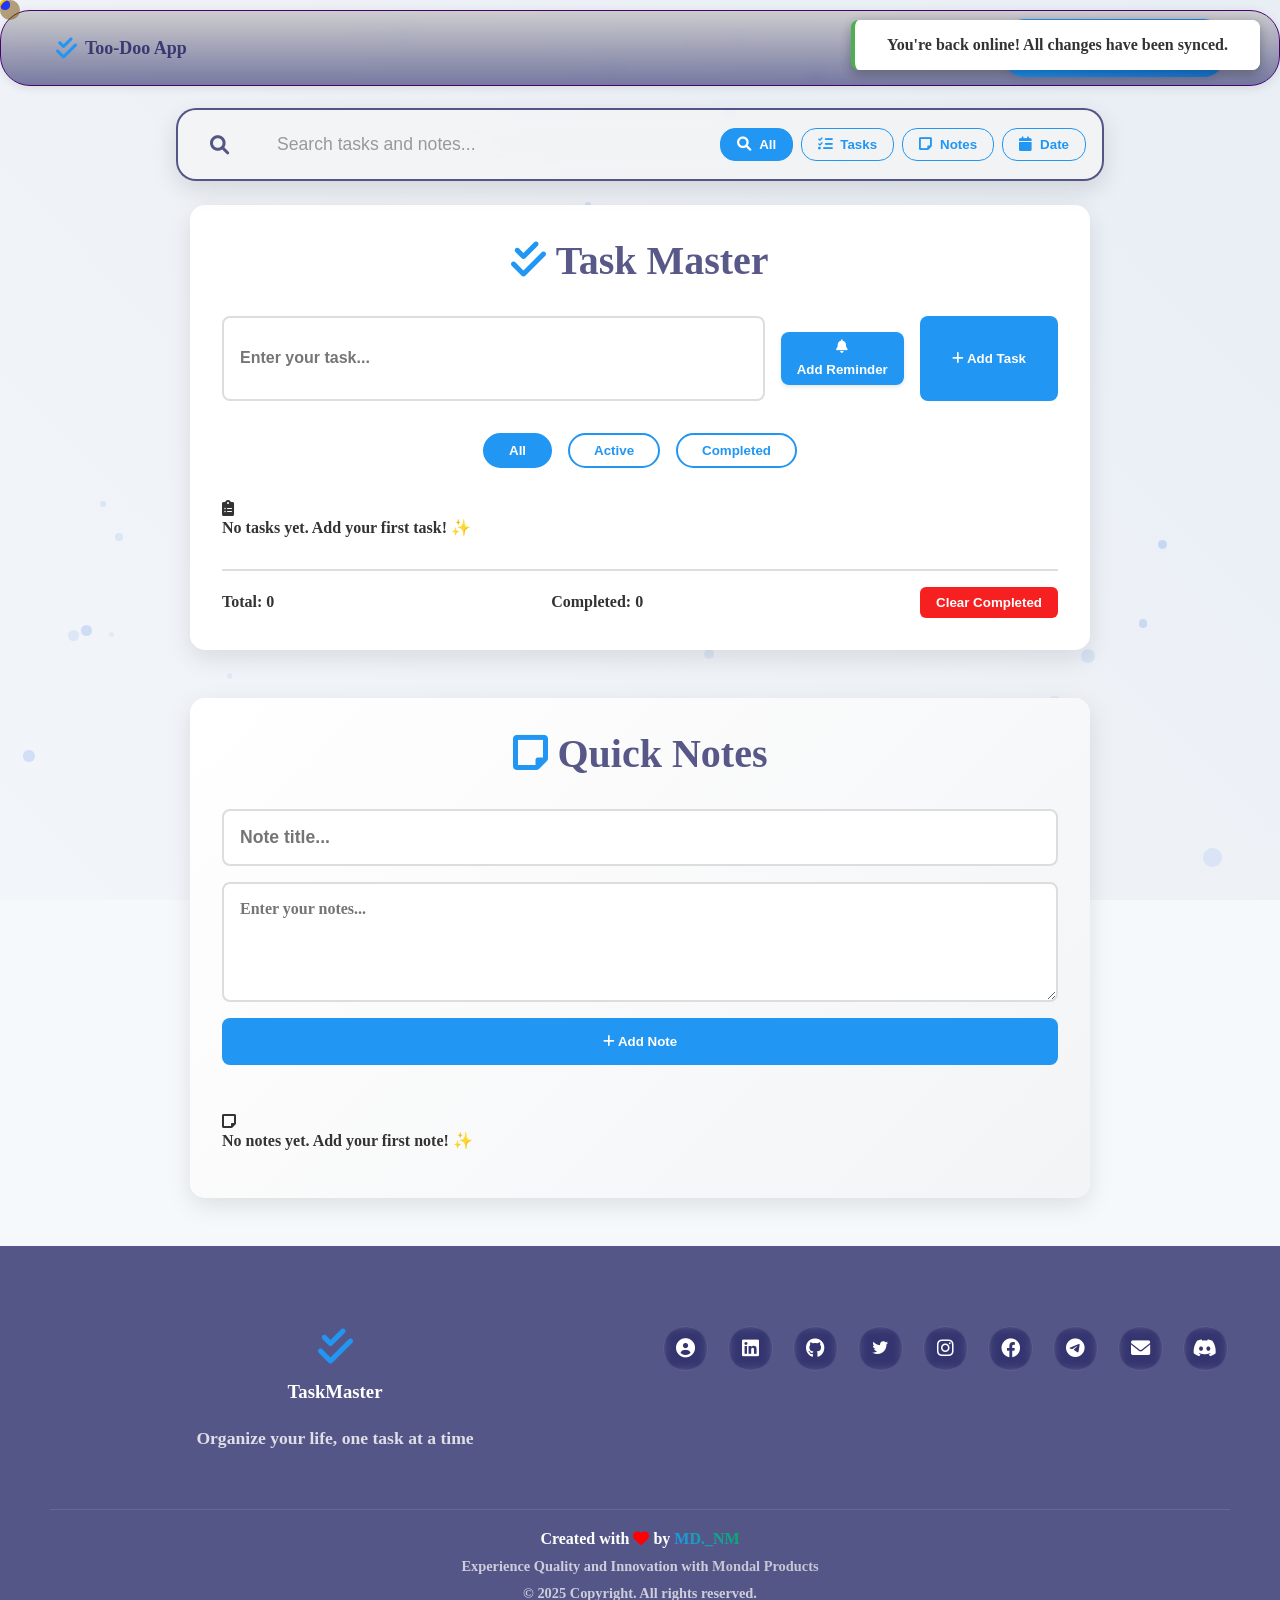
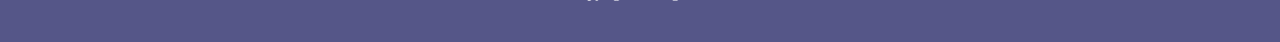
<file: index.html>
<!DOCTYPE html>
<html lang="en">

<!-- HEAD SECTION START -->

<head>
    <!-- Character encoding and responsive viewport setup -->
    <meta charset="UTF-8">
    <meta name="viewport" content="width=device-width, initial-scale=1.0">

    <!-- SEO Meta Tags -->
    <meta name="description"
        content="A powerful and intuitive Too-Doo App by MD._NM. Manage your tasks efficiently with features like task filtering, persistence, and more.">
    <meta name="keywords"
        content="Too-Doo App | A Quality Product from Mondal Products, task management, productivity tool, MD._NM">
    <meta name="developer" content="MD. NAYAJ MONDAL">
    <meta name="robots" content="index, follow">
    <meta name="permissions-policy" content="geolocation=*, notifications=*">

    <!-- Open Graph Meta Tags for Social Media -->
    <meta property="og:title" content="Too-Doo App | A Quality Product from Mondal Products">
    <meta property="og:description" content="Manage your tasks efficiently with this powerful Too-Doo App">
    <meta property="og:type" content="website">
    <meta name="theme-color" content="#2196f3">

    <!-- Page Title -->
    <title>Too-Doo App | A Quality Product from Mondal Products</title>

    <!-- External Resources -->
    <!-- Favicon -->
    <link rel="icon" href="assets/favicon.jpg" type="image/jpg">
    <!-- Font Awesome Icons -->
    <link rel="stylesheet" href="https://cdnjs.cloudflare.com/ajax/libs/font-awesome/6.0.0/css/all.min.css">
    <!-- Boxicons -->
    <link href='https://cdn.jsdelivr.net/npm/boxicons@2.0.5/css/boxicons.min.css' rel='stylesheet'>
    <!-- Custom Styles -->
    <link rel="stylesheet" href="styles.css">
</head>
<!-- HEAD SECTION END -->

<!-- BODY SECTION START -->

<body>
    <!-- Background Animation Container -->
    <div class="background-animation">
        <div class="gradient-bg"></div>
        <div class="particles">
            <!-- Particles will be added by JavaScript -->
        </div>
    </div>

    <!-- Navigation Bar -->
    <nav class="navbar">
        <div class="nav-content">
            <!-- App Logo and Title -->
            <div class="nav-logo">
                <i class="fas fa-check-double"></i>
                <span class="spans"><b>Too-Doo App</b></span>
            </div>
            <!-- Digital Clock Display -->
            <div class="nav-clock">
                <div class="clock-container">
                    <div id="clock"></div>
                    <div id="date"></div>
                </div>
            </div>
        </div>
    </nav>

    <!-- Search Bar Section -->
    <div class="search-section">
        <div class="search-container">
            <div class="search-wrapper">
                <div class="search-icon">
                    <i class="fas fa-search"></i>
                </div>
                <input type="text" id="searchInput" placeholder="Search tasks and notes..."
                    aria-label="Search tasks and notes">
                <div class="search-filters">
                    <button class="search-filter-btn active" data-filter="all">
                        <i class="fas fa-search"></i>
                        <p>All</p>
                    </button>
                    <button class="search-filter-btn" data-filter="tasks">
                        <i class="fas fa-tasks"></i>
                        <p>Tasks</p>
                    </button>
                    <button class="search-filter-btn" data-filter="notes">
                        <i class="fas fa-sticky-note"></i>
                        <p>Notes</p>
                    </button>
                    <button class="search-filter-btn" data-filter="date">
                        <i class="fas fa-calendar"></i>
                        <p>Date</p>
                    </button>
                </div>
            </div>
            <div id="searchResults" class="search-results"></div>
        </div>
    </div>

    <!-- Main Container -->
    <div class="main">
        <div class="container">
            <!-- App Header -->
            <header>
                <h1><i class="fas fa-check-double"></i> <span>Task Master</span></h1>
            </header>

            <!-- Task Input Section -->
            <div class="add-task-container">
                <input type="text" id="taskInput" placeholder="Enter your task..." aria-label="Enter task">
                <button id="addTask" class="btn-add">
                    <i class="fas fa-plus"></i> Add Task
                </button>
            </div>

            <!-- Task Filter Buttons -->
            <div class="filters">
                <button class="filter-btn active" data-filter="all">All</button>
                <button class="filter-btn" data-filter="active">Active</button>
                <button class="filter-btn" data-filter="completed">Completed</button>
            </div>

            <!-- Tasks List Container -->
            <div class="tasks-container">
                <ul id="tasksList" aria-label="Tasks list"></ul>
            </div>

            <!-- Task Statistics Section -->
            <div class="stats">
                <span id="totalTasks">Total: 0</span>
                <span id="completedTasks">Completed: 0</span>
                <button id="clearCompleted" class="btn-clear">Clear Completed</button>
            </div>
        </div>

        <!-- Note Taking Section -->
        <div class="container notes-container">
            <header>
                <h1><i class="fas fa-sticky-note"></i> <span>Quick Notes</span></h1>
            </header>

            <!-- Note Input Section -->
            <div class="add-note-container">
                <input type="text" id="noteTitle" placeholder="Note title..." aria-label="Enter note title">
                <textarea id="noteContent" placeholder="Enter your notes..." aria-label="Enter note content"></textarea>
                <button id="addNote" class="btn-add">
                    <i class="fas fa-plus"></i> Add Note
                </button>
            </div>

            <!-- Notes Display Section -->
            <div class="notes-grid" id="notesGrid">
                <!-- Notes will be dynamically added here -->
            </div>
        </div>
    </div>
    <!-- Footer Section -->
    <footer class="footer">
        <!-- Animated Wave Background -->
        <div class="footer-waves">
            <div class="wave" id="wave1"></div>
            <div class="wave" id="wave2"></div>
            <div class="wave" id="wave3"></div>
            <div class="wave" id="wave4"></div>
        </div>

        <!-- Footer Content -->
        <div class="footer-content">
            <!-- Brand Section -->
            <div class="footer-section">
                <div class="footer-brand">
                    <i class="fas fa-check-double footer-logo"></i>
                    <h3>TaskMaster</h3>
                    <p class="footer-slogan">Organize your life, one task at a time</p>
                </div>
            </div>

            <!-- Social Media Links -->
            <div class="footer-section">
                <div class="social-links">
                    <!-- Portfolio Website -->
                    <a href="https://my-portfolio-website-eight-pi.vercel.app/" target="_blank"
                        rel="noopener noreferrer" class="social-btn" title="Visit Portfolio">
                        <i class=" fa-solid fa-circle-user"></i>
                    </a>
                    <!-- LinkedIn -->
                    <a href="https://www.linkedin.com/in/md-nayaj-mondal" target="_blank" rel="noopener noreferrer"
                        class="social-btn" title="Visit LinkedIn">
                        <i class=" fab fa-linkedin"></i>
                    </a>
                    <!-- GitHub -->
                    <a href="https://github.com/mdnm18" target="_blank" rel="noopener noreferrer" class="social-btn"
                        title="Visit GitHub">
                        <i class=" fab fa-github"></i>
                    </a>
                    <!-- Twitter -->
                    <a href="https://x.com/MD_N_M_18" target="_blank" rel="noopener noreferrer" class="social-btn"
                        title="Visit X">
                        <i class="bx bxl-twitter"></i>
                    </a>

                    <a href=" https://www.instagram.com/md._n.m._india_18" target="_blank" rel="noopener noreferrer"
                        class="social-btn" title="Visit Instagram">
                        <i class=" fab fa-instagram"></i>
                    </a>
                    <!-- Facebook -->
                    <a href="https://www.facebook.com/mdnayaj.mondal" target="_blank" rel="noopener noreferrer"
                        class="social-btn" title="Visit Facebook">
                        <i class=" fab fa-facebook"></i>
                    </a>
                    <!-- Telegram -->
                    <a href="https://www.t.me/Md_NM_18_indian" target="_blank" rel="noopener noreferrer"
                        class="social-btn" title="Visit Telegram">
                        <i class=" fab fa-telegram"></i>
                    </a>
                    <!-- Email -->
                    <a href="mailto:md.n.m.pius18@gmail.com" class="social-btn" title="Visit Email Id">
                        <i class=" fas fa-envelope"></i>
                    </a>
                    <!-- Discord -->
                    <a href="https://www.discordapp.com/users/1241062535994806393" target="_blank"
                        rel="noopener noreferrer" class="social-btn" title="Visit Discord">
                        <i class=" fab fa-discord"></i>
                    </a>
                </div>
            </div>
        </div>

        <!-- Footer Copyright Section -->
        <div class="footer-bottom">
            <p>Created with <i class="fas fa-heart heart-icon"></i> by <span class="author-name">MD._NM</span></p>
            <p class="copyright">Experience Quality and Innovation with<a href="https://mondal-products.vercel.app/"
                    target="_blank" rel="noopener noreferrer"> Mondal Products </a></p>
            <p class="copyright">© 2025 Copyright. All rights reserved.</p>
        </div>
    </footer>

    <!-- JavaScript File -->
    <script src="app.js"></script>
</body>
<!-- BODY SECTION END -->

</html>
</file>
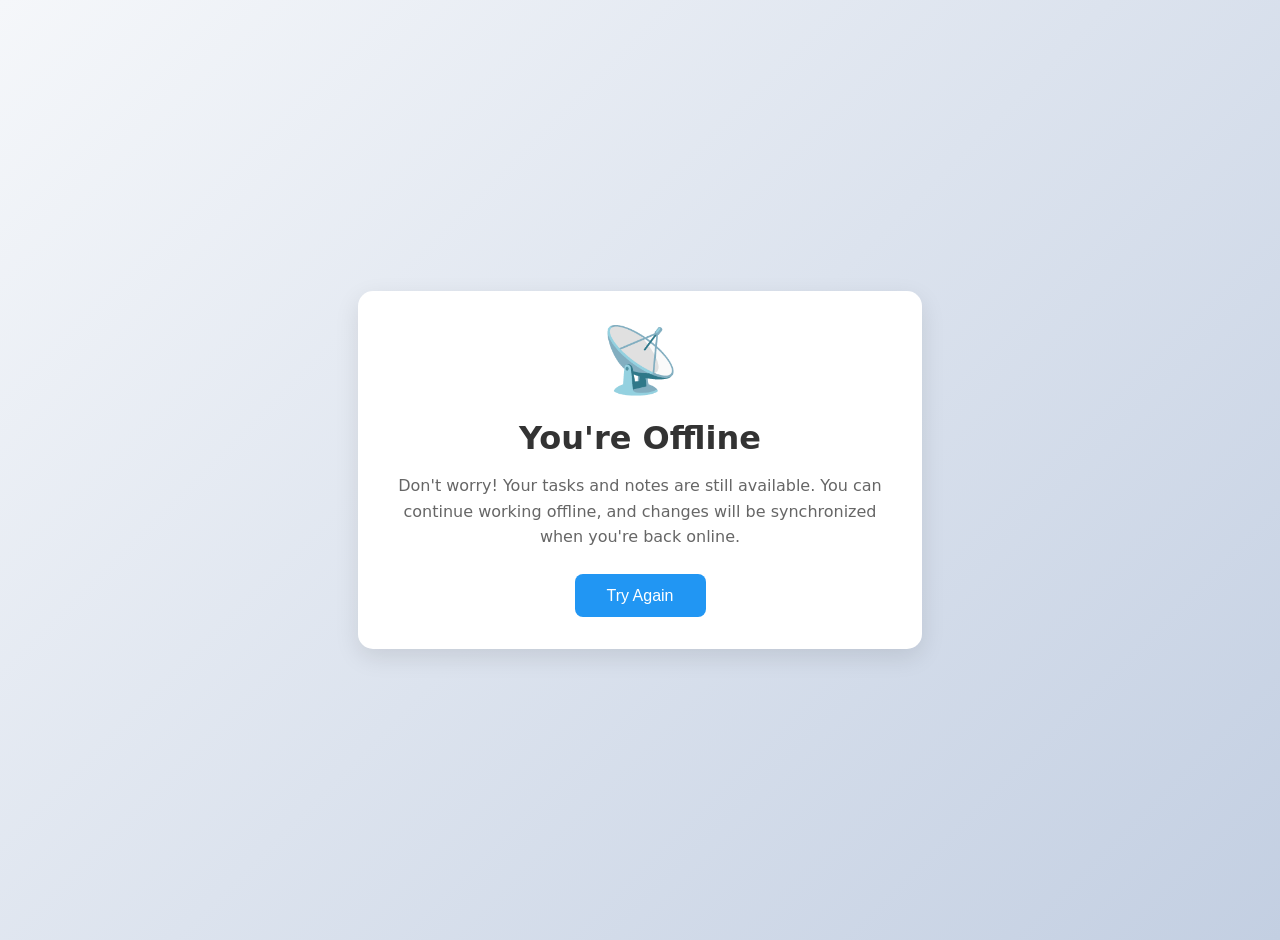
<file: offline.html>
<!DOCTYPE html>
<html lang="en">

<head>
    <meta charset="UTF-8">
    <meta name="viewport" content="width=device-width, initial-scale=1.0">
    <title>Offline - Todo App</title>
    <style>
        body {
            font-family: system-ui, -apple-system, BlinkMacSystemFont, sans-serif;
            display: flex;
            flex-direction: column;
            align-items: center;
            justify-content: center;
            min-height: 100vh;
            margin: 0;
            background: linear-gradient(135deg, #f5f7fa 0%, #c3cfe2 100%);
            color: #333;
            text-align: center;
            padding: 20px;
        }

        .offline-container {
            background: white;
            padding: 2rem;
            border-radius: 15px;
            box-shadow: 0 8px 24px rgba(0, 0, 0, 0.1);
            max-width: 500px;
            width: 90%;
        }

        .icon {
            font-size: 4rem;
            color: #2196f3;
            margin-bottom: 1rem;
        }

        h1 {
            color: #333;
            margin-bottom: 1rem;
        }

        p {
            color: #666;
            line-height: 1.6;
            margin-bottom: 1.5rem;
        }

        .retry-btn {
            padding: 0.8rem 2rem;
            background-color: #2196f3;
            color: white;
            border: none;
            border-radius: 8px;
            cursor: pointer;
            font-size: 1rem;
            transition: background-color 0.3s ease;
        }

        .retry-btn:hover {
            background-color: #1976d2;
        }
    </style>
</head>

<body>
    <div class="offline-container">
        <div class="icon">📡</div>
        <h1>You're Offline</h1>
        <p>Don't worry! Your tasks and notes are still available. You can continue working offline, and changes will be
            synchronized when you're back online.</p>
        <button class="retry-btn" onclick="window.location.reload()">
            Try Again
        </button>
    </div>
</body>

</html>
</file>
<file: styles.css>
/* Theme Variables */
:root {
  --primary-color: #2196f3;
  --secondary-color: #1976d2;
  --text-color: #333;
  --light-gray: #f5f5f5;
  --border-color: #ddd;
  --footer-bg: #1a1a1a;
  --footer-text: #ffffff;

  /* Light Theme Colors */
  --light-gradient-1: #f6f9fc;
  --light-gradient-2: #eef2f7;
  --light-gradient-3: #e3eaf3;
  --light-particle: rgb(100, 149, 237);

  /* Dark Theme Colors */
  --dark-gradient-1: #f6f9fc;
  --dark-gradient-2: #eef2f7;
  --dark-gradient-3: #e3eaf3;
  --dark-particle: rgb(123, 137, 251);

  /* Animation Settings */
  --gradient-angle: 45deg;
  --animation-duration: 15s;
}

* {
  margin: 0;
  padding: 0;
  box-sizing: border-box;
}

a {
  text-decoration: none;
  color: whitesmoke;
}

body {
  font-family: Cambria, Cochin, Georgia, Times, "Times New Roman", system-ui,
    -apple-system, BlinkMacSystemFont, serif;
  background: linear-gradient(135deg, #f5f7fa 0%, #c3cfe2 100%);
  min-height: 100vh;
  color: var(--text-color);
  display: flex;
  flex-direction: column;
  font-weight: 600;
  margin: 0;
  min-height: 100vh;
  position: relative;
  overflow-x: hidden;
  background: var(--light-gradient-1);
}

/* Animated Background Container */
.background-animation {
  position: fixed;
  top: 0;
  left: 0;
  right: 0;
  bottom: 0;
  z-index: -1;
  overflow: hidden;
}

/* Gradient Background */
.gradient-bg {
  position: absolute;
  width: 200%;
  height: 200%;
  top: -50%;
  left: -50%;
  background: linear-gradient(
    var(--gradient-angle),
    var(--light-gradient-1),
    var(--light-gradient-2),
    var(--light-gradient-3)
  );
  animation: gradient-rotation var(--animation-duration) ease-in-out infinite;
}

/* Floating Particles */
.particles {
  position: absolute;
  width: 100%;
  height: 100%;
}

.particle {
  position: absolute;
  background: var(--light-particle);
  border-radius: 50%;
  pointer-events: none;
}

/* Generate 50 particles with random positions and sizes */
@for $i from 1 through 50 {
  .particle:nth-child(#{$i}) {
    width: #{random(20)}px;
    height: #{random(20)}px;
    left: #{random(100)}%;
    top: #{random(100)}%;
    animation: float-#{$i} #{random(10) + 5}s ease-in-out infinite;
    opacity: #{random(100) / 100};
  }
}

/* Dark Theme */
@media (prefers-color-scheme: dark) {
  body {
    background: var(--dark-gradient-1);
  }

  .gradient-bg {
    background: linear-gradient(
      var(--gradient-angle),
      var(--dark-gradient-1),
      var(--dark-gradient-2),
      var(--dark-gradient-3)
    );
  }

  .particle {
    background: var(--dark-particle);
  }
}

/* Animations */
@keyframes gradient-rotation {
  0% {
    transform: rotate(0deg);
  }
  50% {
    transform: rotate(180deg);
  }
  100% {
    transform: rotate(360deg);
  }
}

@keyframes float {
  0%,
  100% {
    transform: translateY(0) translateX(0);
  }
  50% {
    transform: translateY(-20px) translateX(10px);
  }
}

/* Add smooth transition for theme changes */
body,
.gradient-bg,
.particle {
  transition: background 0.5s ease, background-color 0.5s ease;
}

/* Reduced Motion Preference */
@media (prefers-reduced-motion: reduce) {
  .gradient-bg {
    animation: none;
  }
  .particle {
    animation: none;
  }
}

/* Navbar Styles */
.navbar {
  background: linear-gradient(
    to bottom,
    rgba(191, 189, 189, 0.7),
    rgba(1, 1, 75, 0.5)
  );
  -webkit-backdrop-filter: blur(8px);
  backdrop-filter: blur(8px);
  box-shadow: 0 2px 10px rgba(0, 0, 0, 0.1);
  padding: 0.5rem 0;
  position: sticky;
  top: 10px;
  right: 10px;
  left: 10px;
  z-index: 1000;
  border-radius: 30px;
  border: 1px solid rgb(72, 3, 113);
}

.nav-content {
  max-width: 1200px;
  margin: 0 auto;
  padding: 0 1rem;
  display: flex;
  justify-content: space-between;
  align-items: center;
}

.nav-logo {
  display: flex;
  align-items: center;
  gap: 0.5rem;
  font-size: 1.5rem;
  color: var(--primary-color);
}

.nav-subtitle {
  font-size: 1rem;
  color: var(--text-color);
  opacity: 0.8;
  margin-left: 0.5rem;
}

.nav-clock {
  text-align: center;
  animation: fadeIn 0.5s ease-out;
}

.clock-container {
  background: linear-gradient(
    135deg,
    var(--primary-color),
    var(--secondary-color)
  );
  padding: 0.5rem 1.5rem;
  border-radius: 20px;
  color: white;
  box-shadow: 0 2px 10px rgba(0, 0, 0, 0.1);
  transition: transform 0.3s ease;
}

.clock-container:hover {
  transform: translateY(-2px);
}

#clock {
  font-size: 1.2rem;
  font-weight: bold;
  margin-bottom: 0.2rem;
}

#date {
  font-size: 0.9rem;
  opacity: 0.9;
}

@keyframes fadeIn {
  from {
    opacity: 0;
    transform: translateY(-10px);
  }
  to {
    opacity: 1;
    transform: translateY(0);
  }
}

/* Responsive Design Updates */
@media (max-width: 768px) {
  .nav-content {
    flex-direction: row;
    gap: 1rem;
    padding: 0.5rem;
  }

  .nav-clock {
    width: auto;
  }

  .clock-container {
    padding: 0.3rem 0.5rem;
  }

  #clock {
    font-size: 1rem;
  }

  #date {
    font-size: 0.8rem;
  }
}

/* Search Section Styles */
.search-section {
  width: 75%;
  margin: 2rem auto 1rem auto;
  padding: 0 1rem;
}

.search-container {
  position: relative;
  width: 100%;
}

.search-wrapper {
  background: rgba(245, 245, 245, 0.651);
  border-radius: 20px;
  border: 2px solid #01014ba7;
  padding: 0.5rem;
  box-shadow: 0 8px 24px rgba(0, 0, 0, 0.12);
  -webkit-backdrop-filter: blur(10px);
  backdrop-filter: blur(10px);
  display: flex;
  align-items: center;
  transition: all 0.3s ease;
}

.search-wrapper:focus-within {
  transform: translateY(-2px);
  box-shadow: 0 12px 28px rgba(0, 0, 0, 0.15);
  border-color: var(--primary-color);
}

#searchInput {
  flex: 1;
  padding: 1rem 1.5rem;
  border: none;
  background: transparent;
  font-size: 1.1rem;
  color: var(--text-color);
  font-weight: 600;
}

#searchInput:focus {
  outline: none;
}

#searchInput::placeholder {
  color: #999;
  font-weight: 500;
}

.search-icon {
  padding: 0 1.5rem;
  color: #01014ba7;
  font-size: 1.2rem;
  display: flex;
  align-items: center;
}

.search-filters {
  display: flex;
  gap: 0.5rem;
  padding: 0 0.5rem;
}

.search-filter-btn {
  background: transparent;
  border: 1px solid var(--primary-color);
  color: var(--primary-color);
  padding: 0.5rem 1rem;
  border-radius: 15px;
  cursor: pointer;
  transition: all 0.3s ease;
  font-weight: 600;
  display: flex;
  align-items: center;
  gap: 0.5rem;
}

.search-filter-btn:hover,
.search-filter-btn.active {
  background: var(--primary-color);
  color: white;
}

.search-filter-btn i {
  font-size: 0.9rem;
}

.search-results {
  position: absolute;
  top: calc(100% + 0.5rem);
  left: 0;
  right: 0;
  background: white;
  border-radius: 15px;
  box-shadow: 0 8px 24px rgba(0, 0, 0, 0.12);
  max-height: 0;
  overflow: hidden;
  transition: all 0.3s ease;
  z-index: 1000;
}

.search-results.active {
  max-height: 300px;
  padding: 1rem;
  overflow-y: auto;
}

.search-result-item {
  padding: 0.8rem;
  border-radius: 10px;
  margin-bottom: 0.5rem;
  cursor: pointer;
  transition: all 0.2s ease;
  display: flex;
  align-items: center;
  gap: 1rem;
}

.search-result-item:hover {
  background: var(--light-gray);
}

.search-result-item i {
  color: var(--primary-color);
}

/* Responsive Design */
@media (max-width: 1230px) {
  .search-filters > button > p {
    display: none;
  }

  .search-section {
    width: 85%;
  }
}

@media (max-width: 768px) {
  .search-section {
    width: 100%;
    margin: 2rem auto 0 auto;
  }

  .search-wrapper {
    flex-direction: column;
    gap: 1rem;
    padding: 0.5rem;
  }

  .search-filters {
    width: 100%;
    overflow-x: auto;
    padding: 0.3rem 0;
  }

  .search-filters > .search-filter-btn {
    display: flex;
    justify-content: center;
    flex-grow: 1;
    gap: 10px;
  }

  .search-filter-btn {
    white-space: nowrap;
  }

  #searchInput {
    right: 2rem;
    width: 75%;
    padding: 0.5rem;
  }

  .search-icon {
    position: absolute;
    left: 0rem;
    top: 1rem;
  }
}

.result-title {
  font-weight: 600;
  color: var(--text-color);
}

.result-preview {
  font-size: 0.9rem;
  color: #666;
  margin-top: 0.2rem;
}

.result-meta {
  display: block;
  margin-top: 0.3rem;
  color: #888;
}

.result-type {
  color: var(--primary-color);
  font-weight: 600;
}

/* Highlight animation for found items */
@keyframes highlight-pulse {
  0% {
    background-color: rgba(33, 150, 243, 0.1);
  }
  50% {
    background-color: rgba(33, 150, 243, 0.2);
  }
  100% {
    background-color: rgba(33, 150, 243, 0);
  }
}

.highlight {
  animation: highlight-pulse 2s ease-out;
}

.search-result-item {
  border-left: 3px solid transparent;
  transition: all 0.2s ease;
}

.search-result-item:hover {
  border-left-color: var(--primary-color);
  padding-left: 1rem;
}

/* Main Content Styles */
.container {
  max-width: 900px;
  margin: 0.5rem auto 3rem auto;
  padding: 2rem;
  background: white;
  border-radius: 15px;
  box-shadow: 0 8px 24px rgba(0, 0, 0, 0.1);
  animation: slideIn 0.5s ease-out;
  flex: 1;
}

header {
  text-align: center;
  margin-bottom: 2rem;
}

header h1 {
  color: var(--primary-color);
  font-size: 2.5rem;
  animation: bounceIn 0.8s cubic-bezier(0.68, -0.55, 0.265, 1.55);
}

header h1 span {
  color: rgba(1, 1, 75, 0.655);
}

.add-task-container {
  display: flex;
  gap: 1rem;
  margin-bottom: 2rem;
  font-weight: 600;
}

#taskInput {
  flex: 1;
  padding: 1rem;
  border: 2px solid var(--border-color);
  border-radius: 8px;
  font-size: 1rem;
  transition: border-color 0.3s ease;
  font-weight: 600;
}

#taskInput:focus {
  outline: none;
  border-color: var(--primary-color);
  font-weight: 600;
}

.btn-add {
  padding: 1rem 2rem;
  background-color: var(--primary-color);
  color: white;
  border: none;
  border-radius: 8px;
  cursor: pointer;
  transition: transform 0.2s ease, background-color 0.3s ease;
  font-weight: 600;
}

.btn-add:hover {
  background-color: var(--secondary-color);
  transform: translateY(-2px);
}

.filters {
  display: flex;
  justify-content: center;
  gap: 1rem;
  margin-bottom: 2rem;
  font-weight: 600;
}

.filter-btn {
  padding: 0.5rem 1.5rem;
  border: 2px solid var(--primary-color);
  background: transparent;
  color: var(--primary-color);
  border-radius: 20px;
  cursor: pointer;
  transition: all 0.3s ease;
  font-weight: 600;
}

.filter-btn.active {
  background-color: var(--primary-color);
  color: white;
}

.tasks-container {
  margin-bottom: 2rem;
}

#tasksList {
  list-style: none;
  font-weight: 600;
}

.task-item {
  display: flex;
  align-items: center;
  padding: 1rem;
  margin-bottom: 0.5rem;
  background-color: var(--light-gray);
  border-radius: 8px;
  animation: slideIn 0.3s ease-out;
  font-weight: 600;
}

.task-item.completed {
  opacity: 0.7;
}

.task-item.completed .task-text {
  text-decoration: line-through;
  font-weight: 600;
}

.task-checkbox {
  margin-right: 1rem;
  width: 20px;
  height: 20px;
  cursor: pointer;
  font-weight: 600;
}

.task-text {
  flex: 1;
  font-size: 1rem;
}

.delete-btn {
  background: none;
  border: none;
  color: #ff5252;
  cursor: pointer;
  padding: 0.5rem;
  opacity: 0;
  transition: opacity 0.3s ease;
  font-weight: 600;
}

.task-item:hover .delete-btn {
  opacity: 1;
}

.stats {
  display: flex;
  justify-content: space-between;
  align-items: center;
  padding-top: 1rem;
  border-top: 2px solid var(--border-color);
}

.btn-clear {
  padding: 0.5rem 1rem;
  background-color: #f62020;
  color: white;
  border: none;
  border-radius: 6px;
  cursor: pointer;
  font-weight: 600;
  transition: background-color 0.3s ease;
}

.btn-clear:hover {
  background-color: #ff1744;
}

@keyframes slideIn {
  from {
    opacity: 0;
    transform: translateY(20px);
  }
  to {
    opacity: 1;
    transform: translateY(0);
  }
}

@keyframes bounceIn {
  0% {
    opacity: 0;
    transform: scale(0.3);
  }
  50% {
    opacity: 0.9;
    transform: scale(1.1);
  }
  80% {
    opacity: 1;
    transform: scale(0.9);
  }
  100% {
    opacity: 1;
    transform: scale(1);
  }
}

@media (max-width: 768px) {
  .container {
    margin: 2rem 1rem 3rem 1rem;
    padding: 1rem;
  }

  .add-task-container {
    flex-direction: column;
  }

  .btn-add {
    width: 100%;
  }

  .filters {
    flex-wrap: wrap;
  }

  .stats {
    flex-direction: column;
    gap: 1rem;
    text-align: center;
  }
}

/* Notes Container Styles */
.notes-container {
  margin-top: 2rem;
  background: linear-gradient(135deg, #ffffff 0%, #f3f4f6 100%);
}

.add-note-container {
  display: flex;
  flex-direction: column;
  gap: 1rem;
  margin-bottom: 2rem;
}

#noteTitle {
  padding: 1rem;
  border: 2px solid var(--border-color);
  border-radius: 8px;
  font-size: 1.1rem;
  transition: border-color 0.3s ease;
  font-weight: 600;
}

#noteContent {
  padding: 1rem;
  border: 2px solid var(--border-color);
  border-radius: 8px;
  font-size: 1rem;
  min-height: 120px;
  resize: vertical;
  transition: border-color 0.3s ease;
  font-weight: 600;
  font-family: inherit;
}

#noteTitle:focus,
#noteContent:focus {
  outline: none;
  border-color: var(--primary-color);
}

/* Notes Grid Layout */
.notes-grid {
  display: grid;
  grid-template-columns: repeat(auto-fill, minmax(280px, 1fr));
  gap: 1.5rem;
  padding: 1rem 0;
}

.note-card {
  background: white;
  border-radius: 10px;
  padding: 1.5rem;
  box-shadow: 0 4px 6px rgba(0, 0, 0, 0.1);
  transition: transform 0.3s ease, box-shadow 0.3s ease;
  position: relative;
}

.note-card:hover {
  transform: translateY(-5px);
  box-shadow: 0 8px 12px rgba(0, 0, 0, 0.15);
}

.note-header {
  display: flex;
  justify-content: space-between;
  align-items: flex-start;
  margin-bottom: 1rem;
}

.note-title {
  font-size: 1.2rem;
  font-weight: bold;
  color: var(--text-color);
  margin: 0;
  word-break: break-word;
}

.note-actions {
  display: flex;
  gap: 0.5rem;
}

.note-edit-btn,
.note-delete-btn {
  background: none;
  border: none;
  padding: 0.3rem;
  cursor: pointer;
  transition: color 0.3s ease;
}

.note-edit-btn {
  color: var(--primary-color);
}

.note-delete-btn {
  color: #ff5252;
}

.note-edit-btn:hover,
.note-delete-btn:hover {
  transform: scale(1.1);
}

.note-content {
  color: var(--text-color);
  line-height: 1.5;
  white-space: pre-wrap;
  word-break: break-word;
}

.note-date {
  position: absolute;
  bottom: 1rem;
  right: 1rem;
  font-size: 0.8rem;
  color: #666;
  font-style: italic;
}

/* Responsive Design */
@media (max-width: 768px) {
  .notes-grid {
    grid-template-columns: 1fr;
  }

  .add-note-container {
    padding: 0 0.5rem;
  }
}

/* Note Card Animations */
@keyframes noteAppear {
  from {
    opacity: 0;
    transform: translateY(20px);
  }
  to {
    opacity: 1;
    transform: translateY(0);
  }
}

.note-card {
  animation: noteAppear 0.3s ease-out forwards;
}

/* Modern Footer Styles */
.footer {
  position: relative;
  background: #01014ba7;
  min-height: 300px;
  padding: 80px 50px 40px;
  margin-top: auto;
  overflow: hidden;
  -webkit-backdrop-filter: blur(8px);
  backdrop-filter: blur(8px);
}

/* Animated Waves */
.footer-waves {
  position: absolute;
  top: 0;
  left: 0;
  width: 100%;
  overflow: hidden;
  line-height: 0;
  transform: rotate(180deg);
}

.wave {
  position: absolute;
  left: 0;
  width: 200%;
  height: 30px;
  background: url("data:image/svg+xml,%3Csvg xmlns='http://www.w3.org/2000/svg' viewBox='0 0 800 88.7'%3E%3Cpath d='M800 56.9c-155.5 0-204.9-50-405.5-49.9-200 0-250 49.9-394.5 49.9v31.8h800v-.2-31.6z' fill='%23ffffff'/%3E%3C/svg%3E");
  background-size: 50% 100%;
  transform-origin: center bottom;
  opacity: 0.2;
}

#wave1 {
  z-index: 5;
  opacity: 0.7;
  animation: wave 3s linear infinite;
}

#wave2 {
  z-index: 4;
  opacity: 0.5;
  animation: wave 5s linear infinite;
}

#wave3 {
  z-index: 3;
  opacity: 0.3;
  animation: wave 7s linear infinite;
}

#wave4 {
  z-index: 2;
  opacity: 0.2;
  animation: wave 9s linear infinite;
}

@keyframes wave {
  0% {
    transform: translateX(0) translateZ(0) scaleY(1);
  }
  50% {
    transform: translateX(-25%) translateZ(0) scaleY(0.95);
  }
  100% {
    transform: translateX(-50%) translateZ(0) scaleY(1);
  }
}

/* Footer Content */
.footer-content {
  position: relative;
  z-index: 10;
  display: flex;
  justify-content: space-around;
  flex-wrap: wrap;
  gap: 40px;
  color: white;
  font-weight: bolder;
}

.footer-section {
  flex: 1;
  min-width: 300px;
  text-align: center;
}

.footer-brand {
  display: flex;
  flex-direction: column;
  align-items: center;
  gap: 15px;
}

.footer-logo {
  font-size: 2.5rem;
  color: var(--primary-color);
  animation: float 3s ease-in-out infinite;
}

.footer-slogan {
  font-size: 1.1rem;
  opacity: 0.8;
  margin-top: 10px;
}

/* Social Links */
.social-links {
  display: flex;
  justify-content: center;
  flex-wrap: wrap;
  gap: 20px;
}

.social-btn {
  display: flex;
  align-items: center;
  justify-content: center;
  width: 45px;
  height: 45px;
  border-radius: 50%;
  background: rgba(255, 255, 255, 0.1);
  -webkit-backdrop-filter: blur(8px);
  backdrop-filter: blur(5px);
  border: 1px solid rgba(255, 255, 255, 0.1);
  color: white;
  font-size: 1.2rem;
  transition: all 0.3s ease;
}

.social-btn:hover {
  transform: translateY(-5px) rotate(360deg);
  background: var(--primary-color);
  border-color: transparent;
}

/* Footer Bottom */
.footer-bottom {
  position: relative;
  z-index: 10;
  text-align: center;
  color: white;
  margin-top: 60px;
  padding-top: 20px;
  border-top: 1px solid rgba(255, 255, 255, 0.1);
}

.heart-icon {
  color: #ff0000;
  animation: heartbeat 1.5s ease infinite;
}

.author-name {
  background: linear-gradient(45deg, var(--primary-color), #01ae5d);
  -webkit-background-clip: text;
  background-clip: text;
  color: transparent;
  font-weight: bold;
}

.copyright {
  margin-top: 10px;
  opacity: 0.7;
  font-size: 0.9rem;
}

@keyframes float {
  0%,
  100% {
    transform: translateY(0);
  }
  50% {
    transform: translateY(-10px);
  }
}

@keyframes heartbeat {
  0%,
  100% {
    transform: scale(1);
  }
  50% {
    transform: scale(1.2);
  }
}

/* Responsive Design */
@media (max-width: 768px) {
  .footer {
    padding: 60px 20px 30px;
  }

  .footer-section {
    min-width: 100%;
  }

  .social-links {
    gap: 15px;
  }

  .social-btn {
    width: 40px;
    height: 40px;
    font-size: 1rem;
  }
}

/* Custom Cursor Styles */
:root {
  --cursor-color: rgb(118, 78, 4);
  --cursor-size: 20px;
  --cursor-hover-scale: 1.5;
}

/* Base cursor styles */
body {
  cursor: none;
}

/* Custom cursor container */
.cursor-container {
  position: fixed;
  top: 0;
  left: 0;
  width: 100%;
  height: 100%;
  pointer-events: none;
  z-index: 9999;
}

/* Main cursor dot */
.cursor {
  position: fixed;
  width: var(--cursor-size);
  height: var(--cursor-size);
  border-radius: 50%;
  background-color: rgba(118, 78, 4, 0.3);
  mix-blend-mode: difference;
  pointer-events: none;
  transition: transform 0.2s ease;
  z-index: 9999;
  -webkit-backdrop-filter: blur(8px);
  backdrop-filter: invert(1);
}

/* Cursor trail effect */
.cursor-trail {
  position: fixed;
  width: calc(var(--cursor-size) * 0.5);
  height: calc(var(--cursor-size) * 0.5);
  border-radius: 50%;
  background-color: rgb(247, 186, 2);
  pointer-events: none;
  transition: all 0.1s ease;
  z-index: 9998;
}

/* Hover effects for interactive elements */
a:hover ~ .cursor,
button:hover ~ .cursor,
input:hover ~ .cursor,
.task-item:hover ~ .cursor {
  transform: scale(var(--cursor-hover-scale));
  background-color: rgb(30, 3, 205);
  mix-blend-mode: normal;
}

/* Special effects for specific elements */
.btn-add:hover ~ .cursor {
  transform: scale(1.8);
  background-color: rgba(25, 118, 210, 0.6);
}

.delete-btn:hover ~ .cursor {
  transform: scale(1.3);
  background-color: rgba(244, 67, 54, 0.6);
}

.task-checkbox:hover ~ .cursor {
  transform: scale(1.2);
  border: 2px solid var(--primary-color);
  background-color: transparent;
}

/* Hide cursor on mobile devices */
@media (max-width: 768px) {
  .cursor,
  .cursor-trail {
    display: none;
  }
  body {
    cursor: auto;
  }
}

/* Cursor animations */
@keyframes cursorPulse {
  0% {
    transform: scale(1);
    opacity: 0.3;
  }
  50% {
    transform: scale(1.2);
    opacity: 0.5;
  }
  100% {
    transform: scale(1);
    opacity: 0.3;
  }
}

/* Add cursor pulse animation when clicking */
.cursor.clicking {
  animation: cursorPulse 0.5s ease;
}

/* Offline Mode Styles */
.offline-mode {
  /* Subtle visual indication of offline status */
  filter: saturate(0.95);
}

.offline-indicator {
  position: fixed;
  bottom: 20px;
  right: 20px;
  background: rgba(0, 0, 0, 0.8);
  color: white;
  padding: 10px 20px;
  border-radius: 30px;
  display: none;
  align-items: center;
  gap: 10px;
  z-index: 1000;
  animation: slideIn 0.3s ease-out;
  box-shadow: 0 4px 12px rgba(0, 0, 0, 0.15);
}

.offline-indicator i {
  color: #ff5252;
}

/* Offline mode specific adjustments */
.offline-mode .add-task-container,
.offline-mode .add-note-container {
  opacity: 0.9;
}

.offline-mode .btn-add:hover::after {
  content: "(Will sync when online)";
  position: absolute;
  bottom: -25px;
  left: 50%;
  transform: translateX(-50%);
  font-size: 0.8rem;
  white-space: nowrap;
  color: #666;
}

/* Animation for offline indicator */
@keyframes slideIn {
  from {
    transform: translateY(100px);
    opacity: 0;
  }
  to {
    transform: translateY(0);
    opacity: 1;
  }
}

/* Smart Reminders Styles */
.reminder-options {
  margin: 1rem 0;
  padding: 0;
  background: rgba(255, 255, 255, 0.8);
  border-radius: 8px;
  box-shadow: 0 2px 4px rgba(0, 0, 0, 0.1);
}

.btn-reminder {
  display: flex;
  flex-direction: column;
  justify-content: center;
  align-items: center;
  gap: 0.5rem;
  padding: 0.5rem 1rem;
  background-color: var(--primary-color);
  color: white;
  border: none;
  border-radius: 8px;
  cursor: pointer;
  transition: all 0.3s ease;
}

.btn-reminder:hover {
  background-color: var(--secondary-color);
  transform: translateY(-2px);
}

.reminder-details {
  margin-top: 1rem;
  padding: 1rem;
  background: rgba(255, 255, 255, 0.9);
  border-radius: 6px;
  border: 1px solid var(--border-color);
}

.time-reminder,
.location-reminder {
  margin: 0.5rem 0;
}

.time-reminder label,
.location-reminder label {
  display: flex;
  align-items: center;
  gap: 0.5rem;
  font-weight: 600;
}

.location-inputs {
  margin-top: 0.5rem;
  display: flex;
  gap: 0.5rem;
}

.location-inputs input {
  flex: 1;
  padding: 0.5rem;
  border: 1px solid var(--border-color);
  border-radius: 4px;
}

#reminderTime {
  padding: 0.5rem;
  border: 1px solid var(--border-color);
  border-radius: 4px;
  font-family: inherit;
}

/* Responsive Design */
@media (max-width: 768px) {
  .location-inputs {
    flex-direction: column;
  }

  .reminder-options {
    padding: 0;
    margin: 0;
  }
  .btn-reminder {
    width: 100%;
    margin: 0;
    display: flex;
    flex-direction: row;
    justify-content: center;
    flex-grow: 1;
    gap: 10px;
  }
}

.task-reminder {
  display: flex;
  align-items: center;
  gap: 0.5rem;
  font-size: 0.85rem;
  color: #666;
  margin-left: 1rem;
}

.task-reminder i {
  color: var(--primary-color);
}

.reminder-btn {
  background: none;
  border: none;
  color: var(--primary-color);
  cursor: pointer;
  padding: 0.5rem;
  opacity: 0.7;
  transition: all 0.3s ease;
}

.reminder-btn:hover {
  opacity: 1;
  transform: scale(1.1);
}

.remove-reminder-btn {
  background: none;
  border: none;
  color: #ff5252;
  cursor: pointer;
  padding: 0.2rem;
  opacity: 0.7;
  transition: all 0.3s ease;
}

.remove-reminder-btn:hover {
  opacity: 1;
  transform: scale(1.1);
}

.task-item:hover .reminder-btn {
  opacity: 1;
}

/* Notification styles */
@keyframes notificationSlideIn {
  from {
    transform: translateY(-100%);
    opacity: 0;
  }
  to {
    transform: translateY(0);
    opacity: 1;
  }
}

.notification {
  position: fixed;
  top: 20px;
  right: 20px;
  padding: 1rem 2rem;
  border-radius: 8px;
  background: white;
  box-shadow: 0 4px 12px rgba(0, 0, 0, 0.15);
  z-index: 1000;
  animation: notificationSlideIn 0.3s ease-out forwards;
}

.notification.success {
  border-left: 4px solid #4caf50;
}

.notification.warning {
  border-left: 4px solid #ff9800;
}

.notification.error {
  border-left: 4px solid #f44336;
}

.spans {
  font-weight: 900;
  color: rgba(1, 1, 75, 0.655);
  font-size: large;
}
</file>
